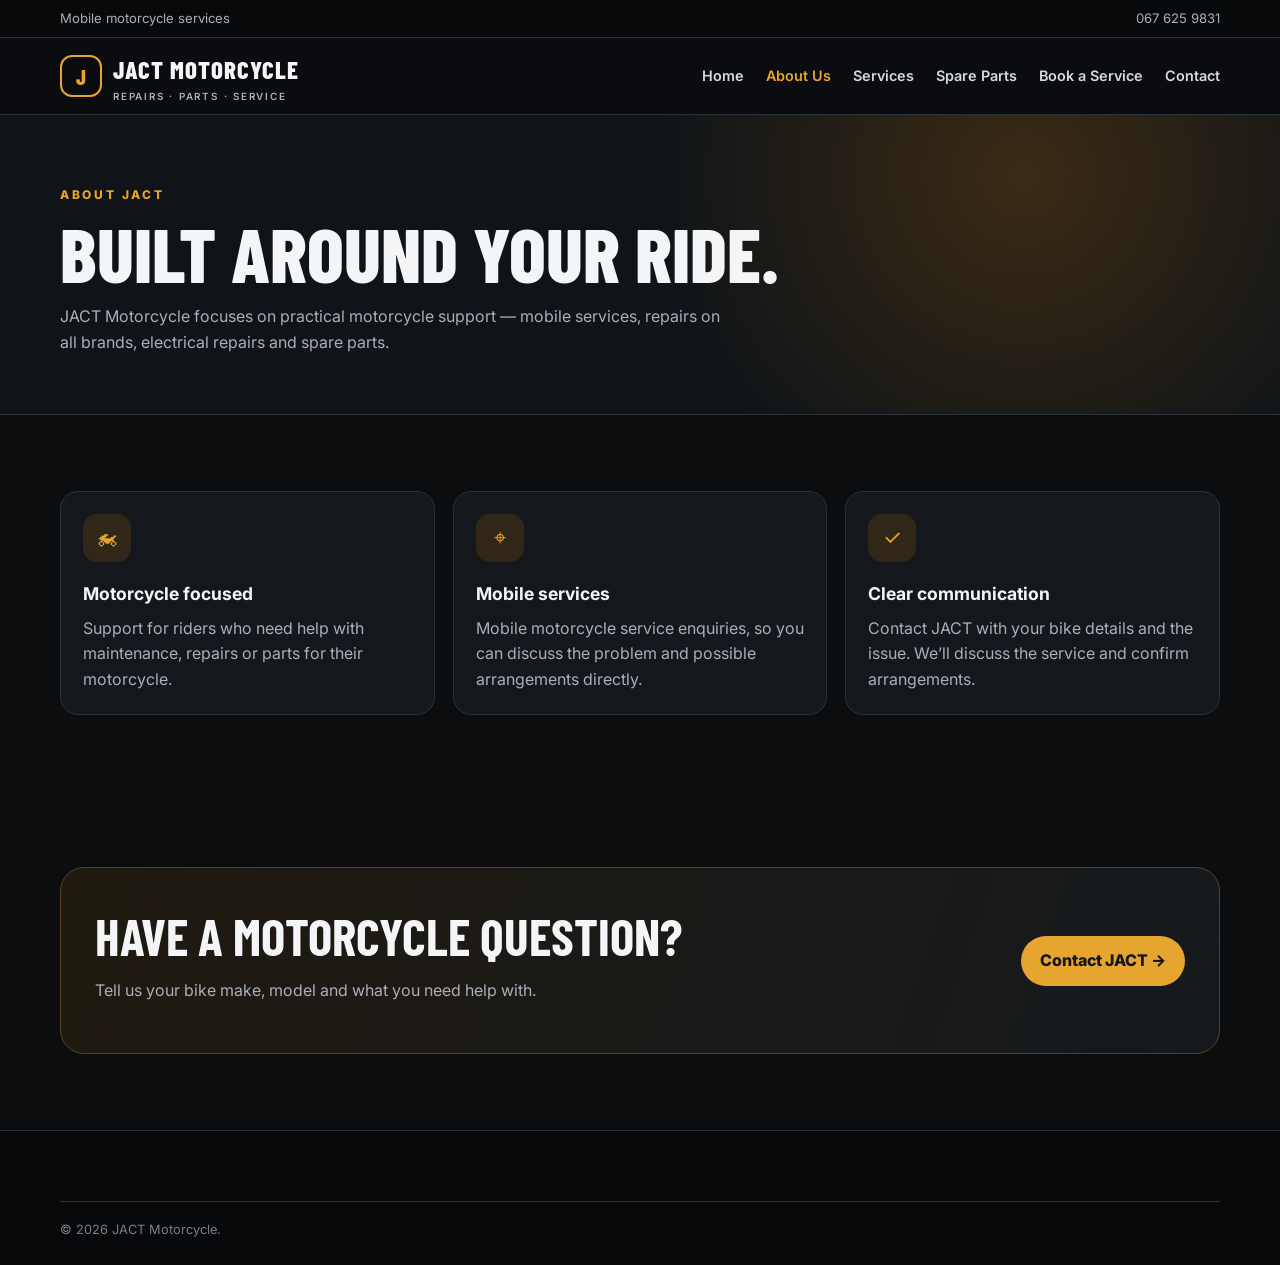
<file: about.html>
<!doctype html><html lang="en"><head><meta charset="utf-8"><meta name="viewport" content="width=device-width,initial-scale=1"><title>About Us | JACT Motorcycle</title><link rel="stylesheet" href="styles.css"><script src="config.js"></script><script defer src="app.js"></script></head><body><div class="topbar"><div class="container"><span>Mobile motorcycle services</span><span>067 625 9831</span></div></div><header class="site-header"><div class="container nav"><a class="brand" href="index.html"><span class="brand-mark">J</span><span>JACT MOTORCYCLE<small>REPAIRS · PARTS · SERVICE</small></span></a><nav class="nav-links"><a href="index.html">Home</a><a class="active" href="about.html">About Us</a><a href="services.html">Services</a><a href="shop.html">Spare Parts</a><a href="booking.html">Book a Service</a><a href="contact.html">Contact</a></nav><button class="menu-btn">☰</button></div></header><main><section class="page-hero"><div class="container"><div class="eyebrow">About JACT</div><h1>Built around your ride.</h1><p>JACT Motorcycle focuses on practical motorcycle support — mobile services, repairs on all brands, electrical repairs and spare parts.</p></div></section><section class="section"><div class="container grid"><article class="card card-pad"><div class="service-icon">🏍</div><h3>Motorcycle focused</h3><p>Support for riders who need help with maintenance, repairs or parts for their motorcycle.</p></article><article class="card card-pad"><div class="service-icon">⌖</div><h3>Mobile services</h3><p>Mobile motorcycle service enquiries, so you can discuss the problem and possible arrangements directly.</p></article><article class="card card-pad"><div class="service-icon">✓</div><h3>Clear communication</h3><p>Contact JACT with your bike details and the issue. We’ll discuss the service and confirm arrangements.</p></article></div></section><section class="section"><div class="container feature-band"><div><h2>Have a motorcycle question?</h2><p class="muted">Tell us your bike make, model and what you need help with.</p></div><a class="btn btn-primary" href="contact.html">Contact JACT →</a></div></section></main><footer class="footer"><div class="container"><div class="copyright">© <span data-year></span> JACT Motorcycle.</div></div></footer></body></html>
</file>
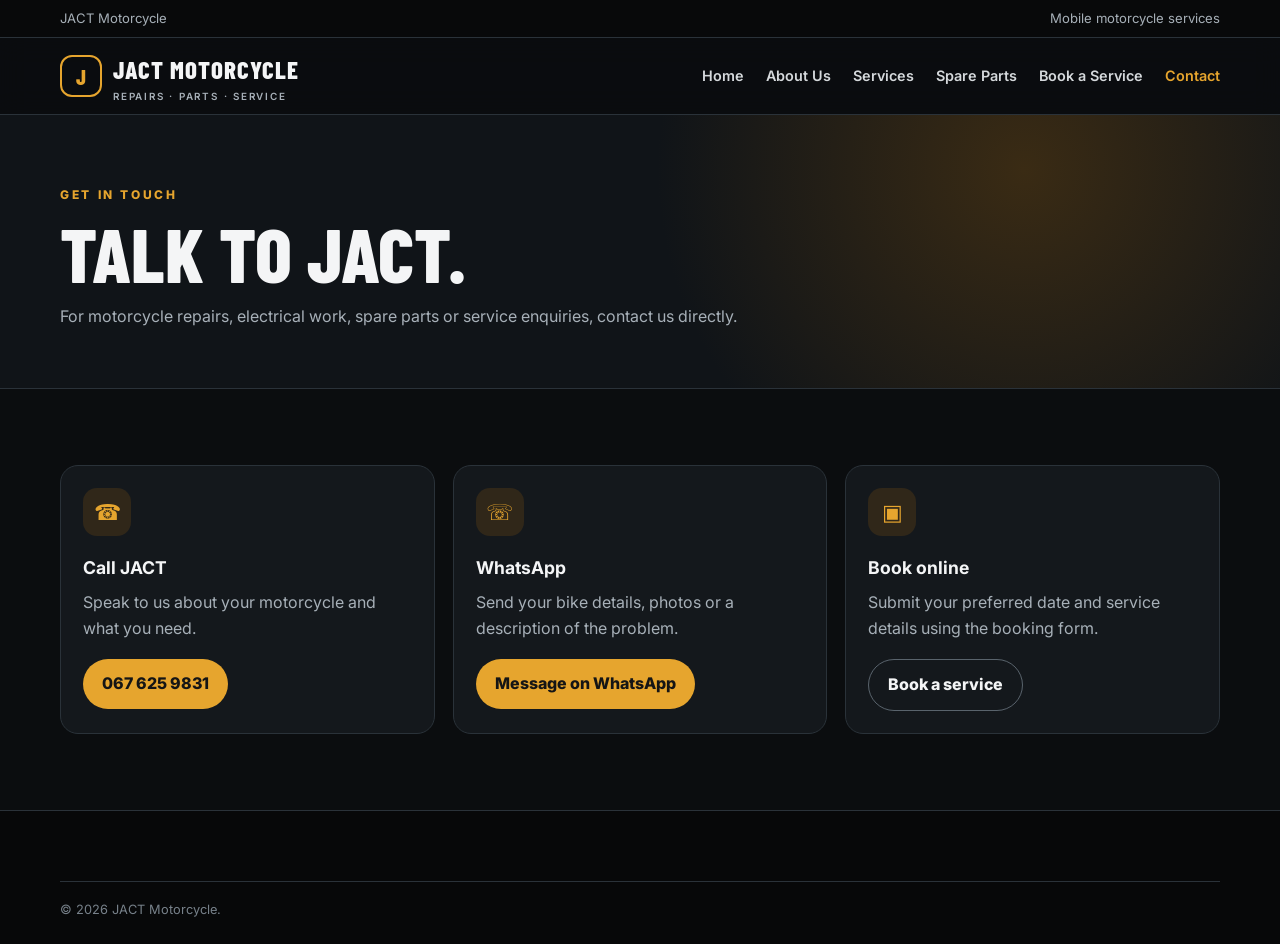
<file: contact.html>
<!doctype html><html lang="en"><head><meta charset="utf-8"><meta name="viewport" content="width=device-width,initial-scale=1"><title>Contact | JACT Motorcycle</title><link rel="stylesheet" href="styles.css"><script src="config.js"></script><script defer src="app.js"></script></head><body><div class="topbar"><div class="container"><span>JACT Motorcycle</span><span>Mobile motorcycle services</span></div></div><header class="site-header"><div class="container nav"><a class="brand" href="index.html"><span class="brand-mark">J</span><span>JACT MOTORCYCLE<small>REPAIRS · PARTS · SERVICE</small></span></a><nav class="nav-links"><a href="index.html">Home</a><a href="about.html">About Us</a><a href="services.html">Services</a><a href="shop.html">Spare Parts</a><a href="booking.html">Book a Service</a><a class="active" href="contact.html">Contact</a></nav><button class="menu-btn">☰</button></div></header><main><section class="page-hero"><div class="container"><div class="eyebrow">Get in touch</div><h1>Talk to JACT.</h1><p>For motorcycle repairs, electrical work, spare parts or service enquiries, contact us directly.</p></div></section><section class="section"><div class="container grid"><article class="card card-pad"><div class="service-icon">☎</div><h3>Call JACT</h3><p>Speak to us about your motorcycle and what you need.</p><p style="margin-top:18px"><a class="btn btn-primary" href="tel:+27676259831">067 625 9831</a></p></article><article class="card card-pad"><div class="service-icon">☏</div><h3>WhatsApp</h3><p>Send your bike details, photos or a description of the problem.</p><p style="margin-top:18px"><a class="btn btn-primary" href="https://wa.me/27676259831?text=Hi%20JACT%20Motorcycle%2C%20I%20need%20assistance%20with%20my%20motorcycle." target="_blank" rel="noopener">Message on WhatsApp</a></p></article><article class="card card-pad"><div class="service-icon">▣</div><h3>Book online</h3><p>Submit your preferred date and service details using the booking form.</p><p style="margin-top:18px"><a class="btn btn-outline" href="booking.html">Book a service</a></p></article></div></section></main><footer class="footer"><div class="container"><div class="copyright">© <span data-year></span> JACT Motorcycle.</div></div></footer></body></html>
</file>
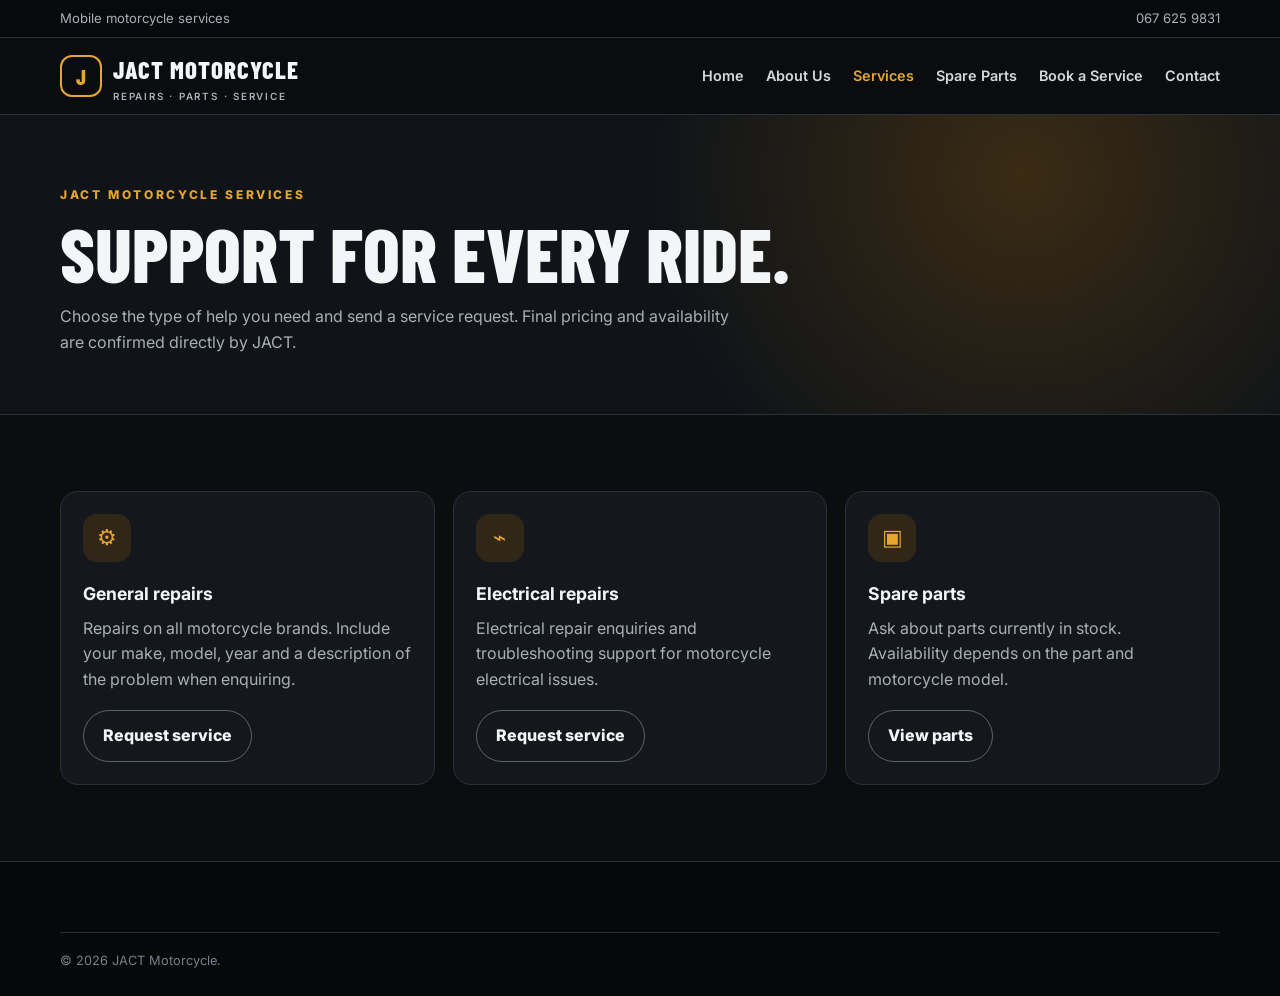
<file: services.html>
<!doctype html><html lang="en"><head><meta charset="utf-8"><meta name="viewport" content="width=device-width,initial-scale=1"><title>Services | JACT Motorcycle</title><link rel="stylesheet" href="styles.css"><script src="config.js"></script><script defer src="app.js"></script></head><body><div class="topbar"><div class="container"><span>Mobile motorcycle services</span><span>067 625 9831</span></div></div><header class="site-header"><div class="container nav"><a class="brand" href="index.html"><span class="brand-mark">J</span><span>JACT MOTORCYCLE<small>REPAIRS · PARTS · SERVICE</small></span></a><nav class="nav-links"><a href="index.html">Home</a><a href="about.html">About Us</a><a class="active" href="services.html">Services</a><a href="shop.html">Spare Parts</a><a href="booking.html">Book a Service</a><a href="contact.html">Contact</a></nav><button class="menu-btn">☰</button></div></header><main><section class="page-hero"><div class="container"><div class="eyebrow">JACT Motorcycle services</div><h1>Support for every ride.</h1><p>Choose the type of help you need and send a service request. Final pricing and availability are confirmed directly by JACT.</p></div></section><section class="section"><div class="container grid"><article class="card card-pad"><div class="service-icon">⚙</div><h3>General repairs</h3><p>Repairs on all motorcycle brands. Include your make, model, year and a description of the problem when enquiring.</p><p style="margin-top:18px"><a class="btn btn-outline" href="booking.html?service=General%20repair">Request service</a></p></article><article class="card card-pad"><div class="service-icon">⌁</div><h3>Electrical repairs</h3><p>Electrical repair enquiries and troubleshooting support for motorcycle electrical issues.</p><p style="margin-top:18px"><a class="btn btn-outline" href="booking.html?service=Electrical%20repair">Request service</a></p></article><article class="card card-pad"><div class="service-icon">▣</div><h3>Spare parts</h3><p>Ask about parts currently in stock. Availability depends on the part and motorcycle model.</p><p style="margin-top:18px"><a class="btn btn-outline" href="shop.html">View parts</a></p></article></div></section></main><footer class="footer"><div class="container"><div class="copyright">© <span data-year></span> JACT Motorcycle.</div></div></footer></body></html>
</file>
<file: styles.css>
@import url('https://fonts.googleapis.com/css2?family=Barlow+Condensed:wght@500;600;700;800&family=Inter:wght@400;500;600;700;800&display=swap');
:root{--bg:#0b0d0f;--panel:#14181c;--panel2:#1b2126;--text:#f4f5f6;--muted:#a7b0b8;--line:#2a3239;--accent:#e6a52e;--accent2:#ffc45c;--good:#55c58b;--danger:#ef6b68;--radius:18px;--max:1160px}
*{box-sizing:border-box}html{scroll-behavior:smooth}body{margin:0;background:var(--bg);color:var(--text);font-family:Inter,Arial,sans-serif;line-height:1.6}a{color:inherit;text-decoration:none}button,input,textarea,select{font:inherit}button,.btn{cursor:pointer;border:0;border-radius:999px;padding:12px 19px;font-weight:800;display:inline-flex;align-items:center;justify-content:center;gap:8px}.btn-primary{background:var(--accent);color:#151515}.btn-primary:hover{background:var(--accent2)}.btn-outline{background:transparent;border:1px solid #59636c;color:var(--text)}.btn-small{padding:8px 13px;font-size:.85rem}.container{width:min(var(--max),calc(100% - 36px));margin:auto}.topbar{background:#08090a;border-bottom:1px solid var(--line);color:var(--muted);font-size:.82rem;padding:8px 0}.topbar .container{display:flex;justify-content:space-between;gap:12px;flex-wrap:wrap}.site-header{position:sticky;top:0;z-index:20;background:#0b0d0fee;backdrop-filter:blur(14px);border-bottom:1px solid var(--line)}.nav{min-height:76px;display:flex;align-items:center;justify-content:space-between;gap:20px}.brand{display:flex;align-items:center;gap:11px;font-family:'Barlow Condensed',sans-serif;font-size:1.55rem;font-weight:800;letter-spacing:.04em}.brand-mark{width:42px;height:42px;border:2px solid var(--accent);border-radius:12px;display:grid;place-items:center;color:var(--accent);font-size:1.35rem}.brand small{display:block;color:var(--muted);font:600 .62rem Inter;letter-spacing:.18em}.nav-links{display:flex;gap:22px;align-items:center;color:#d5d9dc;font-size:.9rem;font-weight:600}.nav-links a:hover,.nav-links a.active{color:var(--accent)}.menu-btn{display:none;background:var(--panel2);color:white}.hero{min-height:590px;display:grid;align-items:center;position:relative;overflow:hidden;background:linear-gradient(90deg,#090b0df5 0%,#090b0dcc 48%,#090b0d55 100%),url('https://images.unsplash.com/photo-1558981806-ec527fa84c39?auto=format&fit=crop&w=1800&q=85') center/cover}.hero-inner{padding:90px 0;max-width:720px}.eyebrow{color:var(--accent);font-size:.75rem;letter-spacing:.22em;font-weight:800;text-transform:uppercase}.hero h1,.page-hero h1{font:800 clamp(3.2rem,8vw,6.3rem)/.94 'Barlow Condensed',sans-serif;text-transform:uppercase;margin:18px 0}.hero h1 span{color:var(--accent)}.hero p{max-width:570px;color:#c2c8cd;font-size:1.08rem}.hero-actions{display:flex;gap:12px;flex-wrap:wrap;margin-top:28px}.trust-row{display:flex;gap:26px;flex-wrap:wrap;margin-top:45px;color:#d5d9dc;font-size:.85rem}.trust-row b{color:var(--accent);font-size:1.15rem;margin-right:6px}.section{padding:76px 0}.section-head{display:flex;justify-content:space-between;align-items:end;gap:20px;margin-bottom:28px}.section h2,.page-hero h2{font:700 clamp(2rem,4vw,3.2rem)/1 'Barlow Condensed',sans-serif;text-transform:uppercase;margin:8px 0}.section-intro{color:var(--muted);max-width:620px}.grid{display:grid;grid-template-columns:repeat(3,1fr);gap:18px}.card{background:var(--panel);border:1px solid var(--line);border-radius:var(--radius);overflow:hidden}.card-pad{padding:22px}.service-icon{width:48px;height:48px;border-radius:14px;background:#302719;color:var(--accent);display:grid;place-items:center;font-size:1.35rem;margin-bottom:18px}.card h3{margin:0 0 8px;font-size:1.1rem}.card p{color:var(--muted);margin:0}.feature-band{background:linear-gradient(110deg,#201a10,#15191d);border:1px solid #574321;border-radius:24px;padding:34px;display:flex;align-items:center;justify-content:space-between;gap:22px}.page-hero{padding:70px 0 42px;background:radial-gradient(circle at 80% 20%,#3a2b14 0,transparent 35%),#101418;border-bottom:1px solid var(--line)}.page-hero h1{font-size:clamp(2.8rem,6vw,4.8rem);margin:12px 0}.page-hero p{color:var(--muted);max-width:680px}.form-card{max-width:760px;background:var(--panel);border:1px solid var(--line);border-radius:20px;padding:26px}.form-grid{display:grid;grid-template-columns:1fr 1fr;gap:16px}.field{display:flex;flex-direction:column;gap:7px}.field.full{grid-column:1/-1}.field label{font-size:.85rem;color:#d7dce0;font-weight:700}.field input,.field textarea,.field select,.search-input{width:100%;background:#0d1114;color:white;border:1px solid #36414a;border-radius:11px;padding:13px 14px;outline:none}.field input:focus,.field textarea:focus,.field select:focus{border-color:var(--accent)}.field textarea{min-height:110px;resize:vertical}.muted{color:var(--muted)}.notice{padding:13px 15px;border-radius:12px;background:#242015;border:1px solid #574321;color:#f3d69d;margin:16px 0}.status{padding:12px 14px;border-radius:10px;margin:12px 0;display:none}.status.show{display:block}.status.error{background:#351d1d;color:#ffc4c1}.status.success{background:#163125;color:#b7f1d1}.product-grid{display:grid;grid-template-columns:repeat(3,1fr);gap:18px}.product-image{height:210px;background:#20262b;display:grid;place-items:center;overflow:hidden}.product-image img{width:100%;height:100%;object-fit:cover}.product-image .placeholder{font-size:3rem;color:#66717a}.product-info{padding:18px}.product-info h3{margin:0 0 6px}.price{font-weight:800;color:var(--accent);font-size:1.2rem}.product-actions{display:flex;gap:8px;margin-top:14px;flex-wrap:wrap}.qty{width:72px;background:#0d1114;color:white;border:1px solid #36414a;border-radius:9px;padding:8px}.cart-row,.admin-row{display:flex;align-items:center;justify-content:space-between;gap:15px;padding:14px 0;border-bottom:1px solid var(--line)}.cart-row:last-child,.admin-row:last-child{border-bottom:0}.footer{background:#070809;border-top:1px solid var(--line);padding:40px 0 24px}.footer-grid{display:grid;grid-template-columns:2fr 1fr 1fr;gap:30px}.footer p,.footer a{color:var(--muted);font-size:.9rem}.footer a{display:block;margin:7px 0}.footer a:hover{color:var(--accent)}.copyright{border-top:1px solid var(--line);margin-top:30px;padding-top:18px;color:#77818a;font-size:.8rem}.empty{padding:35px;text-align:center;border:1px dashed #48515a;border-radius:14px;color:var(--muted)}.admin-shell{min-height:100vh;background:#0c1013}.admin-top{padding:18px 0;border-bottom:1px solid var(--line)}.admin-layout{display:grid;grid-template-columns:230px 1fr;gap:24px;padding:28px 0}.sidebar{background:var(--panel);border:1px solid var(--line);border-radius:16px;padding:14px;height:max-content}.sidebar a{display:block;padding:12px;border-radius:9px;color:#c5cbd0;font-weight:600}.sidebar a.active,.sidebar a:hover{background:#302719;color:var(--accent)}.admin-content{min-width:0}.stat-grid{display:grid;grid-template-columns:repeat(3,1fr);gap:14px;margin:20px 0}.stat{background:var(--panel);border:1px solid var(--line);padding:20px;border-radius:14px}.stat strong{display:block;font-size:2rem;color:var(--accent)}.table-wrap{overflow:auto;background:var(--panel);border:1px solid var(--line);border-radius:14px}table{width:100%;border-collapse:collapse;min-width:650px}th,td{text-align:left;padding:13px 15px;border-bottom:1px solid var(--line);font-size:.88rem}th{color:var(--accent);font-size:.75rem;text-transform:uppercase;letter-spacing:.08em}td{color:#d4d9dd}.danger{background:#492321;color:#ffd1ce}.hidden{display:none!important}.pill{display:inline-block;padding:5px 10px;border-radius:99px;background:#2a302f;color:#bce8d1;font-size:.75rem;font-weight:800}.pill.pending{background:#3b301b;color:#f5d58e}.pill.cancelled{background:#432323;color:#ffb8b8}
@media(max-width:850px){.nav-links{display:none;position:absolute;left:0;right:0;top:76px;background:#0d1114;border-bottom:1px solid var(--line);padding:18px;flex-direction:column;align-items:stretch}.nav-links.open{display:flex}.menu-btn{display:inline-flex}.grid,.product-grid{grid-template-columns:repeat(2,1fr)}.admin-layout{grid-template-columns:1fr}.sidebar{display:flex;overflow:auto;gap:5px}.sidebar a{white-space:nowrap}.footer-grid{grid-template-columns:1fr 1fr}}
@media(max-width:560px){.container{width:min(100% - 26px,var(--max))}.hero{min-height:560px}.hero-inner{padding:70px 0}.grid,.product-grid,.form-grid,.stat-grid,.footer-grid{grid-template-columns:1fr}.field.full{grid-column:auto}.section{padding:55px 0}.section-head,.feature-band{align-items:flex-start;flex-direction:column}.form-card{padding:18px}.trust-row{gap:14px}.topbar .container{justify-content:center;text-align:center}}
</file>
